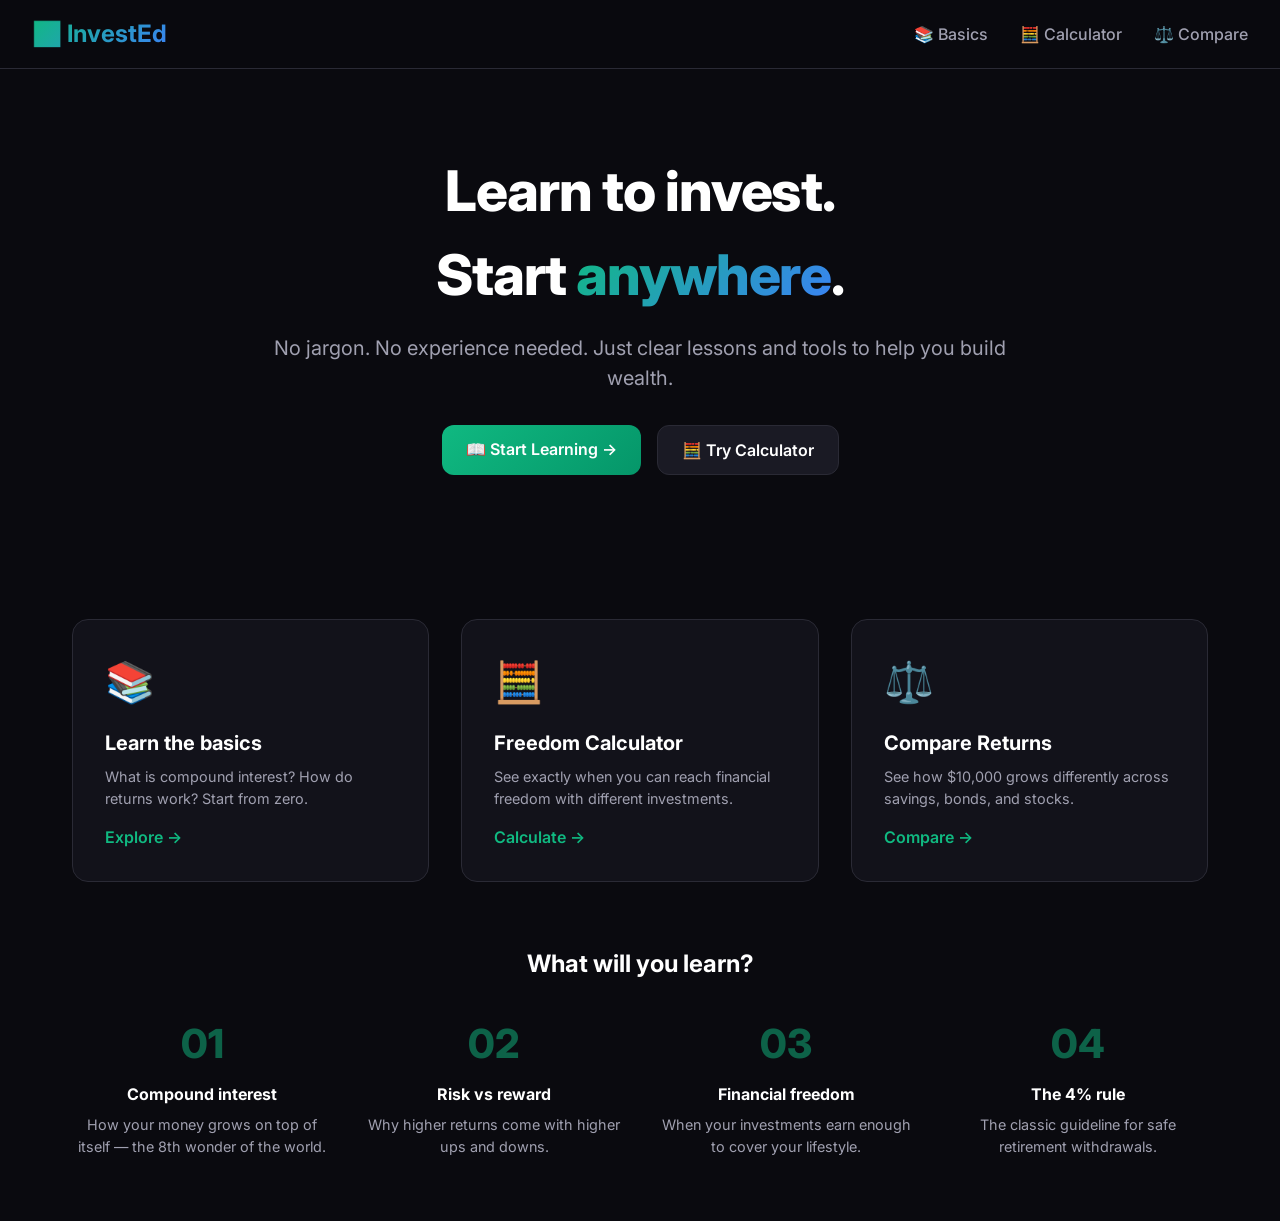
<file: templates/index.html>
<!DOCTYPE html>
<html lang="en">
<head>
    <meta charset="UTF-8">
    <meta name="viewport" content="width=device-width, initial-scale=1.0">
    <title>InvestEd • Learn to Invest</title>
    <link rel="preconnect" href="https://fonts.googleapis.com">
    <link href="https://fonts.googleapis.com/css2?family=Inter:opsz,wght@14..32,300;400;500;600;700;800&display=swap" rel="stylesheet">
    <link rel="stylesheet" href="/static/css/style.css">
</head>
<body>
    <nav class="navbar">
        <div class="nav-container">
            <a href="/" class="logo">📈 InvestEd</a>
            <div class="nav-links">
                <a href="/basics" class="nav-link">📚 Basics</a>
                <a href="/calculator" class="nav-link">🧮 Calculator</a>
                <a href="/compare" class="nav-link">⚖️ Compare</a>
            </div>
        </div>
    </nav>

    <main>
        <section class="hero">
            <h1 class="hero-title">Learn to invest.<br>Start <span class="highlight">anywhere</span>.</h1>
            <p class="hero-subtitle">No jargon. No experience needed. Just clear lessons and tools to help you build wealth.</p>
            <div class="hero-buttons">
                <a href="/basics" class="btn btn-primary">📖 Start Learning →</a>
                <a href="/calculator" class="btn btn-secondary">🧮 Try Calculator</a>
            </div>
        </section>

        <section class="features">
            <div class="feature-card">
                <div class="feature-icon">📚</div>
                <h3>Learn the basics</h3>
                <p>What is compound interest? How do returns work? Start from zero.</p>
                <a href="/basics" class="feature-link">Explore →</a>
            </div>
            <div class="feature-card">
                <div class="feature-icon">🧮</div>
                <h3>Freedom Calculator</h3>
                <p>See exactly when you can reach financial freedom with different investments.</p>
                <a href="/calculator" class="feature-link">Calculate →</a>
            </div>
            <div class="feature-card">
                <div class="feature-icon">⚖️</div>
                <h3>Compare Returns</h3>
                <p>See how $10,000 grows differently across savings, bonds, and stocks.</p>
                <a href="/compare" class="feature-link">Compare →</a>
            </div>
        </section>

        <section class="preview">
            <h2>What will you learn?</h2>
            <div class="preview-grid">
                <div class="preview-item">
                    <span class="preview-number">01</span>
                    <h4>Compound interest</h4>
                    <p>How your money grows on top of itself — the 8th wonder of the world.</p>
                </div>
                <div class="preview-item">
                    <span class="preview-number">02</span>
                    <h4>Risk vs reward</h4>
                    <p>Why higher returns come with higher ups and downs.</p>
                </div>
                <div class="preview-item">
                    <span class="preview-number">03</span>
                    <h4>Financial freedom</h4>
                    <p>When your investments earn enough to cover your lifestyle.</p>
                </div>
                <div class="preview-item">
                    <span class="preview-number">04</span>
                    <h4>The 4% rule</h4>
                    <p>The classic guideline for safe retirement withdrawals.</p>
                </div>
            </div>
        </section>
    </main>
</body>
</html>
</file>
<file: static/css/style.css>
/* ========================================
   INVESTED APP - MAIN STYLESHEET
   ======================================== */

/* ---------- ROOT VARIABLES ---------- */
:root {
    --bg-dark: #0a0a0f;
    --bg-card: #12121a;
    --bg-elevated: #1a1a24;
    --border: #2a2a35;
    --text-primary: #ffffff;
    --text-secondary: #a0a0b0;
    --text-muted: #6b6b7a;
    --accent: #10b981;
    --accent-blue: #3b82f6;
    --accent-orange: #f59e0b;
    --accent-red: #ef4444;
    --success: #10b981;
    --warning: #f59e0b;
    --danger: #ef4444;
    --radius-sm: 8px;
    --radius-md: 12px;
    --radius-lg: 16px;
}

/* ---------- GLOBAL RESET ---------- */
* {
    margin: 0;
    padding: 0;
    box-sizing: border-box;
}

body {
    font-family: 'Inter', -apple-system, BlinkMacSystemFont, sans-serif;
    background: var(--bg-dark);
    color: var(--text-primary);
    line-height: 1.5;
}

/* ---------- NAVIGATION ---------- */
.navbar {
    border-bottom: 1px solid var(--border);
    background: rgba(10, 10, 15, 0.95);
    backdrop-filter: blur(10px);
    position: sticky;
    top: 0;
    z-index: 100;
}

.nav-container {
    max-width: 1400px;
    margin: 0 auto;
    padding: 1rem 2rem;
    display: flex;
    justify-content: space-between;
    align-items: center;
}

.logo {
    font-size: 1.5rem;
    font-weight: 700;
    text-decoration: none;
    background: linear-gradient(135deg, #10b981, #3b82f6);
    -webkit-background-clip: text;
    background-clip: text;
    color: transparent;
}

.nav-links {
    display: flex;
    gap: 2rem;
}

.nav-link {
    text-decoration: none;
    color: var(--text-secondary);
    font-weight: 500;
    transition: color 0.2s;
}

.nav-link:hover,
.nav-link.active {
    color: var(--accent);
}

/* ---------- BUTTONS ---------- */
.btn {
    display: inline-block;
    padding: 0.75rem 1.5rem;
    border-radius: var(--radius-md);
    text-decoration: none;
    font-weight: 600;
    transition: all 0.2s;
    cursor: pointer;
}

.btn-primary {
    background: linear-gradient(135deg, #10b981, #059669);
    color: white;
    border: none;
}

.btn-primary:hover {
    transform: translateY(-2px);
    box-shadow: 0 10px 20px rgba(16, 185, 129, 0.2);
}

.btn-secondary {
    background: var(--bg-elevated);
    color: var(--text-primary);
    border: 1px solid var(--border);
}

.btn-secondary:hover {
    background: var(--bg-card);
}

/* ---------- HERO SECTION (Homepage) ---------- */
.hero {
    text-align: center;
    padding: 5rem 2rem;
    max-width: 800px;
    margin: 0 auto;
}

.hero-title {
    font-size: 3.5rem;
    font-weight: 800;
    letter-spacing: -0.02em;
    margin-bottom: 1rem;
}

.highlight {
    background: linear-gradient(135deg, #10b981, #3b82f6);
    -webkit-background-clip: text;
    background-clip: text;
    color: transparent;
}

.hero-subtitle {
    font-size: 1.25rem;
    color: var(--text-secondary);
    margin-bottom: 2rem;
}

.hero-buttons {
    display: flex;
    gap: 1rem;
    justify-content: center;
    flex-wrap: wrap;
}

/* ---------- FEATURES GRID (Homepage) ---------- */
.features {
    display: grid;
    grid-template-columns: repeat(auto-fit, minmax(280px, 1fr));
    gap: 2rem;
    max-width: 1200px;
    margin: 4rem auto;
    padding: 0 2rem;
}

.feature-card {
    background: var(--bg-card);
    border: 1px solid var(--border);
    border-radius: var(--radius-lg);
    padding: 2rem;
    transition: transform 0.2s, border-color 0.2s;
}

.feature-card:hover {
    transform: translateY(-4px);
    border-color: var(--accent);
}

.feature-icon {
    font-size: 2.5rem;
    margin-bottom: 1rem;
}

.feature-card h3 {
    font-size: 1.25rem;
    margin-bottom: 0.5rem;
}

.feature-card p {
    color: var(--text-secondary);
    margin-bottom: 1rem;
    font-size: 0.9rem;
}

.feature-link {
    color: var(--accent);
    text-decoration: none;
    font-weight: 600;
}

/* ---------- PREVIEW SECTION (Homepage) ---------- */
.preview {
    max-width: 1200px;
    margin: 4rem auto;
    padding: 0 2rem;
}

.preview h2 {
    text-align: center;
    margin-bottom: 2rem;
}

.preview-grid {
    display: grid;
    grid-template-columns: repeat(auto-fit, minmax(240px, 1fr));
    gap: 2rem;
}

.preview-item {
    text-align: center;
}

.preview-number {
    font-size: 2.5rem;
    font-weight: 800;
    color: var(--accent);
    opacity: 0.5;
}

.preview-item h4 {
    margin: 0.5rem 0;
}

.preview-item p {
    color: var(--text-secondary);
    font-size: 0.9rem;
}

/* ---------- PAGE HEADERS (Calculator, Compare, Basics) ---------- */
.calculator-main,
.basics-main,
.compare-main {
    max-width: 1400px;
    margin: 0 auto;
    padding: 2rem;
}

.calc-header,
.basics-header,
.compare-header {
    text-align: center;
    margin-bottom: 2rem;
}

.calc-header h1,
.basics-header h1,
.compare-header h1 {
    font-size: 2rem;
    margin-bottom: 0.5rem;
}

.calc-header p,
.basics-header p,
.compare-header p {
    color: var(--text-secondary);
}

/* ---------- LAYOUTS ---------- */
.calculator-layout,
.compare-layout {
    display: grid;
    grid-template-columns: 320px 1fr;
    gap: 2rem;
}

@media (max-width: 900px) {

    .calculator-layout,
    .compare-layout {
        grid-template-columns: 1fr;
    }
}

/* ---------- INPUT PANELS ---------- */
.input-panel,
.compare-inputs {
    background: var(--bg-card);
    border: 1px solid var(--border);
    border-radius: var(--radius-lg);
    padding: 1.5rem;
    position: sticky;
    top: 80px;
    height: fit-content;
}

.input-group {
    margin-bottom: 1.5rem;
}

.input-group label {
    display: block;
    font-weight: 600;
    margin-bottom: 0.5rem;
}

.input-value {
    font-size: 1.5rem;
    font-weight: 700;
    color: var(--accent);
    margin-bottom: 0.5rem;
}

.input-hint {
    font-size: 0.75rem;
    color: var(--text-muted);
    margin-top: 0.25rem;
}

/* ---------- RANGE SLIDERS ---------- */
input[type="range"] {
    width: 100%;
    height: 4px;
    -webkit-appearance: none;
    background: var(--border);
    border-radius: 2px;
    outline: none;
}

input[type="range"]::-webkit-slider-thumb {
    -webkit-appearance: none;
    width: 16px;
    height: 16px;
    background: var(--accent);
    border-radius: 50%;
    cursor: pointer;
}

/* ---------- SCENARIO BUTTONS ---------- */
.scenarios {
    margin-top: 1.5rem;
    padding-top: 1rem;
    border-top: 1px solid var(--border);
}

.scenarios label {
    display: block;
    font-weight: 600;
    margin-bottom: 0.75rem;
}

.scenario-buttons {
    display: flex;
    flex-wrap: wrap;
    gap: 0.5rem;
}

.scenario-btn {
    background: var(--bg-elevated);
    border: 1px solid var(--border);
    padding: 0.5rem 1rem;
    border-radius: var(--radius-sm);
    color: var(--text-primary);
    cursor: pointer;
    font-size: 0.85rem;
    font-weight: 500;
    transition: all 0.2s;
}

.scenario-btn:hover {
    transform: translateY(-2px);
    filter: brightness(1.1);
}

/* ---------- RESULTS PANELS ---------- */
.results-panel,
.compare-results {
    background: var(--bg-card);
    border: 1px solid var(--border);
    border-radius: var(--radius-lg);
    padding: 1.5rem;
}

/* ---------- GROWTH RATE CARDS ---------- */
.growth-rates {
    display: grid;
    grid-template-columns: repeat(auto-fit, minmax(280px, 1fr));
    gap: 0.75rem;
    margin-bottom: 1.5rem;
}

.rate-card {
    display: flex;
    align-items: center;
    gap: 0.75rem;
    background: var(--bg-elevated);
    border-radius: var(--radius-md);
    padding: 0.75rem 1rem;
    border-left: 3px solid;
    transition: transform 0.2s;
}

.rate-card:hover {
    transform: translateX(4px);
}

.rate-icon {
    font-size: 1.75rem;
}

.rate-info {
    flex: 1;
}

.rate-name {
    font-size: 0.8rem;
    font-weight: 600;
    color: var(--text-secondary);
}

.rate-value {
    font-size: 1.25rem;
    font-weight: 700;
}

.rate-detail {
    font-size: 0.7rem;
    color: var(--text-muted);
}

.rate-stats {
    text-align: right;
    font-size: 0.8rem;
    font-weight: 600;
}

.rate-stats div:first-child {
    color: var(--accent);
}

.rate-stats div:last-child {
    font-size: 0.7rem;
    color: var(--text-muted);
}

/* ---------- CHART CONTAINERS ---------- */
.chart-container,
.compare-chart-container {
    background: var(--bg-elevated);
    border-radius: var(--radius-lg);
    padding: 1.5rem;
    margin-bottom: 1.5rem;
    box-shadow: 0 8px 32px rgba(0, 0, 0, 0.2);
}

#growth-chart,
#compare-chart {
    max-height: 500px !important;
    height: 500px !important;
    width: 100%;
}

/* ======================================== */
/* BASICS PAGE - LARGE CHARTS */
/* ======================================== */

/* RULE OF 72 BARS - MUCH LARGER */
.rule-of-72-wrapper {
    margin-top: 1rem;
    background: var(--bg-dark);
    border-radius: 16px;
    padding: 1.5rem;
}

.rule-of-72-bars-container {
    display: flex;
    gap: 1.5rem;
    justify-content: space-around;
    align-items: flex-end;
    height: 280px !important;
    margin: 1.5rem 0;
}

.rule-of-72-bar-item {
    flex: 1;
    text-align: center;
    display: flex;
    flex-direction: column;
    align-items: center;
    gap: 0.5rem;
}

.rule-of-72-bar {
    width: 100%;
    max-width: 80px;
    background: linear-gradient(180deg, #60a5fa, #3b82f6);
    border-radius: 12px 12px 4px 4px;
    transition: height 0.3s;
    min-height: 8px;
}

.rule-of-72-label {
    font-size: 0.8rem;
    font-weight: 600;
    color: var(--text-secondary);
    margin-top: 0.5rem;
}

.rule-of-72-value {
    font-size: 0.7rem;
    color: var(--text-muted);
}

/* Target the existing Rule of 72 div and make it taller */
.lesson-card > div:has(> div[style*="display: flex"][style*="gap: 0.5rem"]) {
    padding: 1.5rem !important;
}

.lesson-card div[style*="display: flex"][style*="gap: 0.5rem"][style*="align-items: end"] {
    height: 280px !important;
    margin: 1.5rem 0 !important;
    gap: 1.5rem !important;
}

.lesson-card div[style*="display: flex"][style*="gap: 0.5rem"][style*="align-items: end"] > div {
    min-width: 70px !important;
}

.lesson-card div[style*="display: flex"][style*="gap: 0.5rem"][style*="align-items: end"] > div > div {
    border-radius: 10px 10px 0 0 !important;
}

.lesson-card div[style*="display: flex"][style*="gap: 0.5rem"][style*="align-items: end"] > div > span {
    font-size: 0.85rem !important;
    font-weight: 600 !important;
    margin-top: 12px !important;
    display: block !important;
}

/* RISK VS REWARD SVG CHART - MUCH LARGER */
.risk-chart-wrapper {
    margin: 1.5rem 0;
    padding: 1rem;
    background: var(--bg-dark);
    border-radius: 16px;
}

.lesson-card svg {
    width: 100% !important;
    height: 240px !important;
    margin: 1rem 0;
}

.lesson-card svg text {
    font-size: 11px !important;
    font-weight: 500 !important;
}

.lesson-card svg line {
    stroke-width: 2px !important;
}

.lesson-card svg path {
    stroke-width: 4px !important;
}

/* COMPOUND INTEREST CHART - LARGER */
.basics-main canvas {
    max-height: 400px !important;
    height: 400px !important;
    width: 100%;
}

.lesson-card canvas {
    min-height: 320px;
    margin: 1rem 0;
}

/* Demo result area styling */
.demo-result {
    background: var(--bg-dark);
    padding: 1.25rem;
    border-radius: 16px;
    margin: 1rem 0;
    text-align: center;
}

.demo-result div:first-child {
    font-size: 0.85rem;
    color: var(--text-muted);
}

.demo-result div:nth-child(2) {
    font-size: 2.2rem;
    font-weight: 800;
    color: var(--accent);
}

.demo-control label {
    font-size: 0.9rem;
}

/* ---------- CHART HEADER ---------- */
.chart-header {
    display: flex;
    justify-content: space-between;
    align-items: center;
    flex-wrap: wrap;
    gap: 1rem;
    margin-bottom: 1rem;
}

.chart-header h3 {
    font-size: 1rem;
    font-weight: 600;
}

.chart-legend {
    display: flex;
    flex-wrap: wrap;
    gap: 0.75rem;
}

.legend-item {
    display: flex;
    align-items: center;
    gap: 0.4rem;
    font-size: 0.7rem;
    cursor: pointer;
    padding: 0.3rem 0.6rem;
    border-radius: 20px;
    transition: background 0.2s;
    color: var(--text-primary);
    background: var(--bg-elevated);
    border: 1px solid var(--border);
}

.legend-item:hover {
    background: rgba(255, 255, 255, 0.05);
}

.legend-item.muted {
    opacity: 0.4;
}

.legend-color {
    width: 12px;
    height: 12px;
    border-radius: 3px;
}

.chart-insight {
    text-align: center;
    font-size: 0.75rem;
    color: var(--text-muted);
    margin-top: 0.75rem;
    padding: 0.5rem;
    background: rgba(16, 185, 129, 0.1);
    border-radius: var(--radius-sm);
}

/* ---------- TABLES ---------- */
.milestone-table,
.compare-table-container {
    margin-top: 1rem;
}

.milestone-table h3,
.compare-table-container h3 {
    margin-bottom: 1rem;
    font-size: 1rem;
}

.data-table {
    width: 100%;
    border-collapse: collapse;
    font-size: 0.85rem;
}

.data-table th {
    text-align: left;
    padding: 0.75rem 0.5rem;
    color: var(--text-muted);
    font-weight: 600;
    border-bottom: 1px solid var(--border);
}

.data-table td {
    padding: 0.75rem 0.5rem;
    border-bottom: 1px solid var(--border);
}

.data-table tr:last-child td {
    border-bottom: none;
}

.rate-badge {
    display: inline-block;
    padding: 0.2rem 0.5rem;
    border-radius: 4px;
    font-weight: 600;
    font-size: 0.75rem;
}

.risk-badge {
    display: inline-block;
    padding: 0.2rem 0.5rem;
    border-radius: 4px;
    font-size: 0.7rem;
    font-weight: 600;
}

.risk-badge.very-low,
.risk-badge.low {
    background: rgba(16, 185, 129, 0.15);
    color: #34d399;
}

.risk-badge.medium,
.risk-badge.low-medium {
    background: rgba(245, 158, 11, 0.15);
    color: #fbbf24;
}

.risk-badge.high,
.risk-badge.med-high {
    background: rgba(239, 68, 68, 0.15);
    color: #f87171;
}

.risk-dot {
    display: inline-block;
    width: 8px;
    height: 8px;
    border-radius: 50%;
    margin-right: 4px;
}

.freedom-year {
    font-weight: 700;
}

.table-summary {
    margin-top: 1rem;
    padding-top: 1rem;
    border-top: 1px solid var(--border);
    display: flex;
    flex-wrap: wrap;
    gap: 1.5rem;
    justify-content: center;
}

.summary-stat {
    font-size: 0.75rem;
    color: var(--text-muted);
}

.summary-stat strong {
    color: var(--text-primary);
}

/* ---------- EDUCATIONAL NOTE ---------- */
.educational-note {
    margin-top: 2rem;
    background: rgba(16, 185, 129, 0.1);
    border: 1px solid rgba(16, 185, 129, 0.2);
    border-radius: var(--radius-md);
    padding: 1rem;
    display: flex;
    gap: 1rem;
}

.note-icon {
    font-size: 1.5rem;
}

.note-content {
    color: var(--text-secondary);
    font-size: 0.9rem;
}

.note-content strong {
    color: var(--accent);
}

/* ---------- BASICS PAGE SPECIFIC ---------- */
.lessons-grid {
    display: grid;
    grid-template-columns: repeat(auto-fit, minmax(550px, 1fr));
    gap: 2rem;
}

.lesson-card {
    background: var(--bg-card);
    border: 1px solid var(--border);
    border-radius: var(--radius-lg);
    padding: 1.75rem;
}

.lesson-icon {
    font-size: 2.5rem;
    margin-bottom: 0.75rem;
}

.lesson-card h2 {
    font-size: 1.6rem;
    margin-bottom: 0.75rem;
}

.lesson-quote {
    color: var(--text-muted);
    font-style: italic;
    font-size: 0.85rem;
    margin-bottom: 1rem;
    padding-left: 1rem;
    border-left: 3px solid var(--accent);
}

.example-box {
    background: var(--bg-elevated);
    border-radius: var(--radius-md);
    padding: 1.25rem;
    margin: 1rem 0;
}

.example-title {
    font-weight: 700;
    margin-bottom: 0.5rem;
    color: var(--accent);
    font-size: 1rem;
}

.example-box ul {
    margin: 0.5rem 0 0 1.5rem;
    color: var(--text-secondary);
}

.example-note {
    font-size: 0.85rem;
    margin-top: 0.5rem;
    color: var(--text-muted);
}

.simple-explanation {
    background: rgba(16, 185, 129, 0.08);
    border-left: 4px solid var(--accent);
    padding: 1rem;
    border-radius: 8px;
    margin: 0.75rem 0;
    font-size: 0.95rem;
}

.play-hint {
    background: rgba(59, 130, 246, 0.1);
    padding: 0.75rem;
    border-radius: 8px;
    font-size: 0.75rem;
    text-align: center;
    margin-top: 0.75rem;
    color: var(--text-muted);
}

.interactive-demo {
    transition: all 0.2s;
}

.interactive-demo:hover {
    border-color: var(--accent);
}

.demo-control {
    margin-bottom: 1rem;
}

.demo-breakdown {
    font-size: 0.85rem;
    color: var(--text-secondary);
    text-align: center;
}

.comparison-table {
    margin-top: 1rem;
}

.comparison-row {
    display: flex;
    justify-content: space-between;
    padding: 0.5rem 0;
    border-bottom: 1px solid var(--border);
}

.risk-scale {
    display: flex;
    gap: 1rem;
    margin: 1rem 0;
}

.risk-level {
    flex: 1;
    padding: 0.75rem;
    border-radius: var(--radius-md);
    text-align: center;
}

.risk-level.low {
    background: rgba(16, 185, 129, 0.1);
    border: 1px solid rgba(16, 185, 129, 0.3);
}

.risk-level.medium {
    background: rgba(245, 158, 11, 0.1);
    border: 1px solid rgba(245, 158, 11, 0.3);
}

.risk-level.high {
    background: rgba(239, 68, 68, 0.1);
    border: 1px solid rgba(239, 68, 68, 0.3);
}

.risk-level span {
    font-weight: 700;
    display: block;
    margin-bottom: 0.25rem;
}

.risk-level p {
    font-size: 0.75rem;
    color: var(--text-secondary);
}

.formula-box {
    background: var(--bg-elevated);
    border-radius: var(--radius-md);
    padding: 1rem;
    text-align: center;
    margin: 1rem 0;
}

.formula {
    font-family: monospace;
    font-size: 1rem;
    background: var(--bg-dark);
    padding: 0.5rem;
    border-radius: var(--radius-sm);
    margin-bottom: 0.75rem;
}

.formula-result {
    font-size: 1.25rem;
    margin: 0.5rem 0;
}

.milestones ul {
    margin: 0.5rem 0 0 1.5rem;
}

.milestones li {
    margin: 0.5rem 0;
    color: var(--text-secondary);
}

.milestones li span {
    font-weight: 700;
    color: var(--accent);
}

.next-steps {
    text-align: center;
    margin-top: 3rem;
    padding: 2rem;
    background: var(--bg-card);
    border-radius: var(--radius-lg);
}

/* ---------- COMPARE PAGE INSIGHTS ---------- */
.compare-insights {
    margin-top: 1.5rem;
}

.insight-card {
    display: flex;
    gap: 1rem;
    background: var(--bg-elevated);
    border-radius: var(--radius-md);
    padding: 1rem;
    margin-bottom: 1rem;
    transition: transform 0.2s;
}

.insight-card:hover {
    transform: translateX(8px);
    background: var(--bg-card);
}

.insight-icon {
    font-size: 1.5rem;
}

.insight-text {
    color: var(--text-secondary);
    font-size: 0.9rem;
}

.insight-text strong {
    color: var(--accent);
}

/* ---------- VISUAL TIMELINE ---------- */
.visual-timeline {
    background: linear-gradient(135deg, var(--bg-elevated), #0f0f18);
}

/* ---------- GROWTH COMPARISON BARS ---------- */
.growth-comparison {
    background: linear-gradient(135deg, var(--bg-elevated), #0f0f18);
}
</file>
